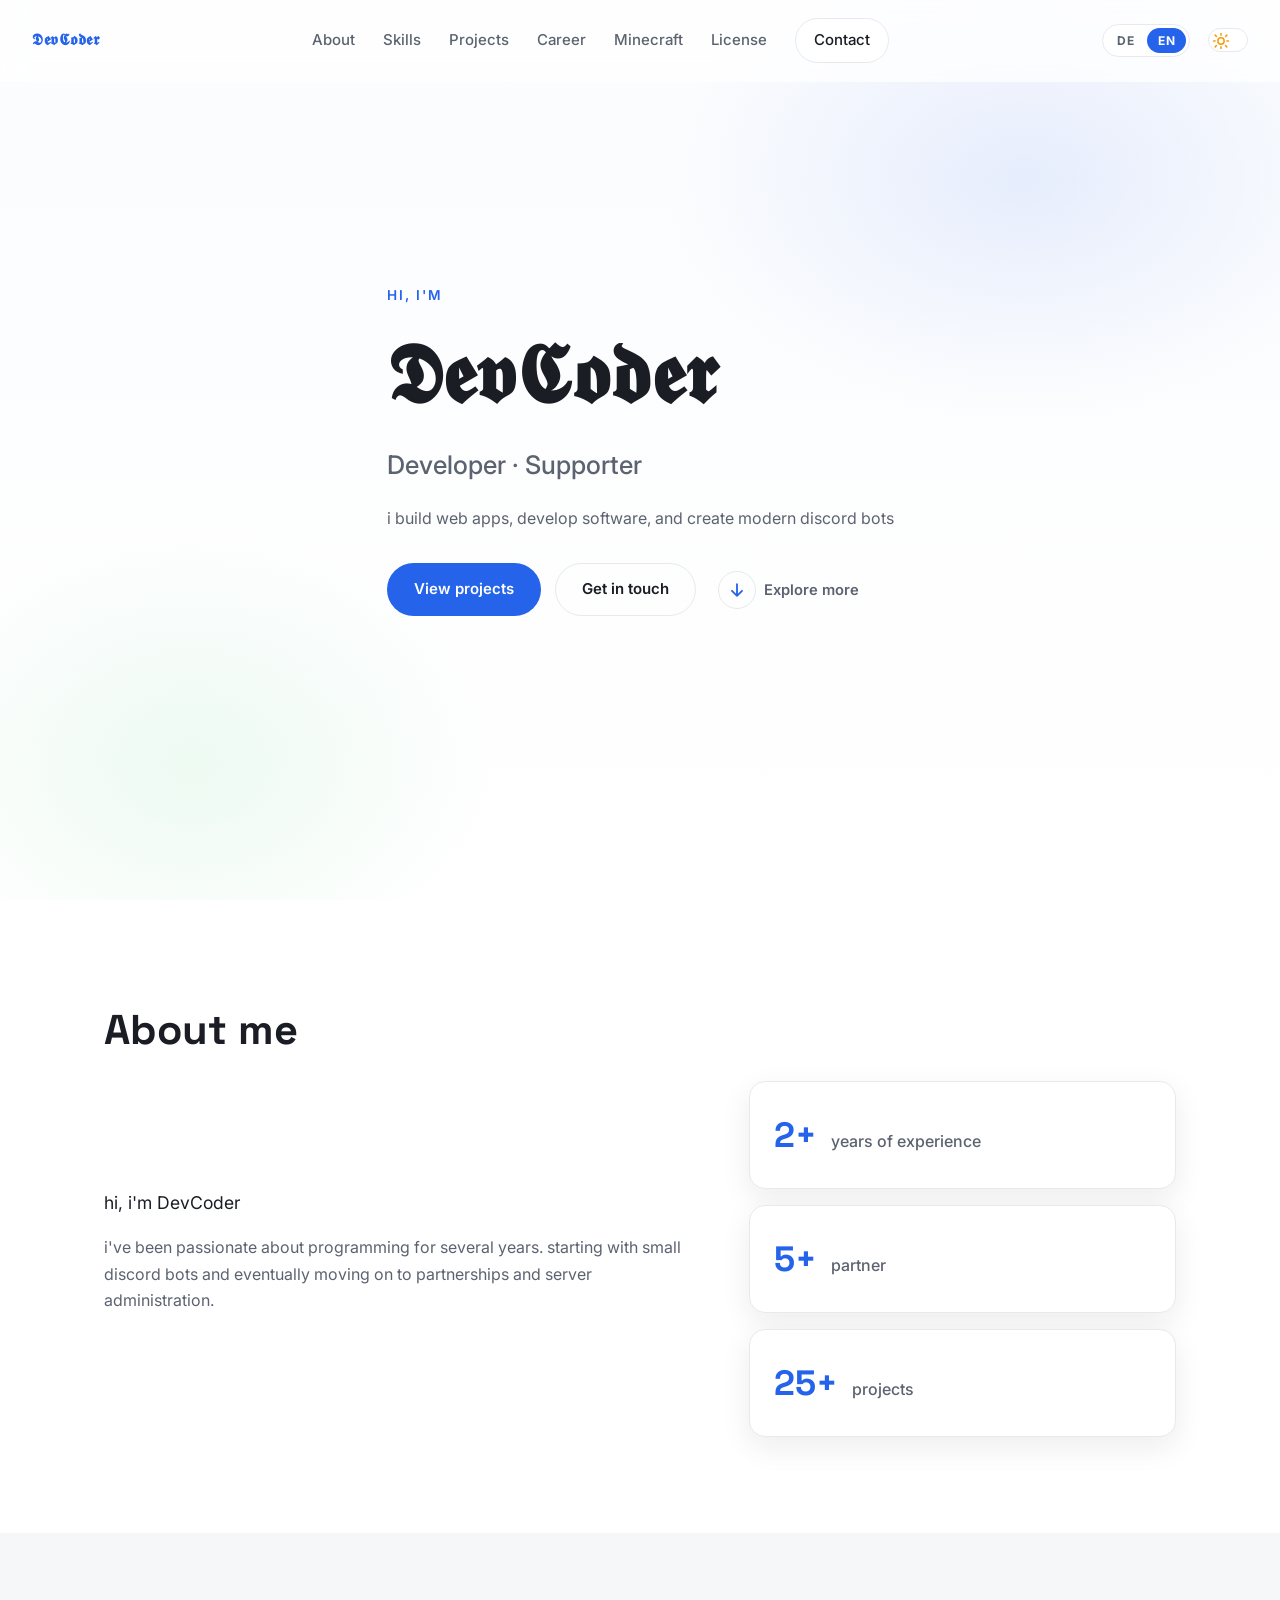
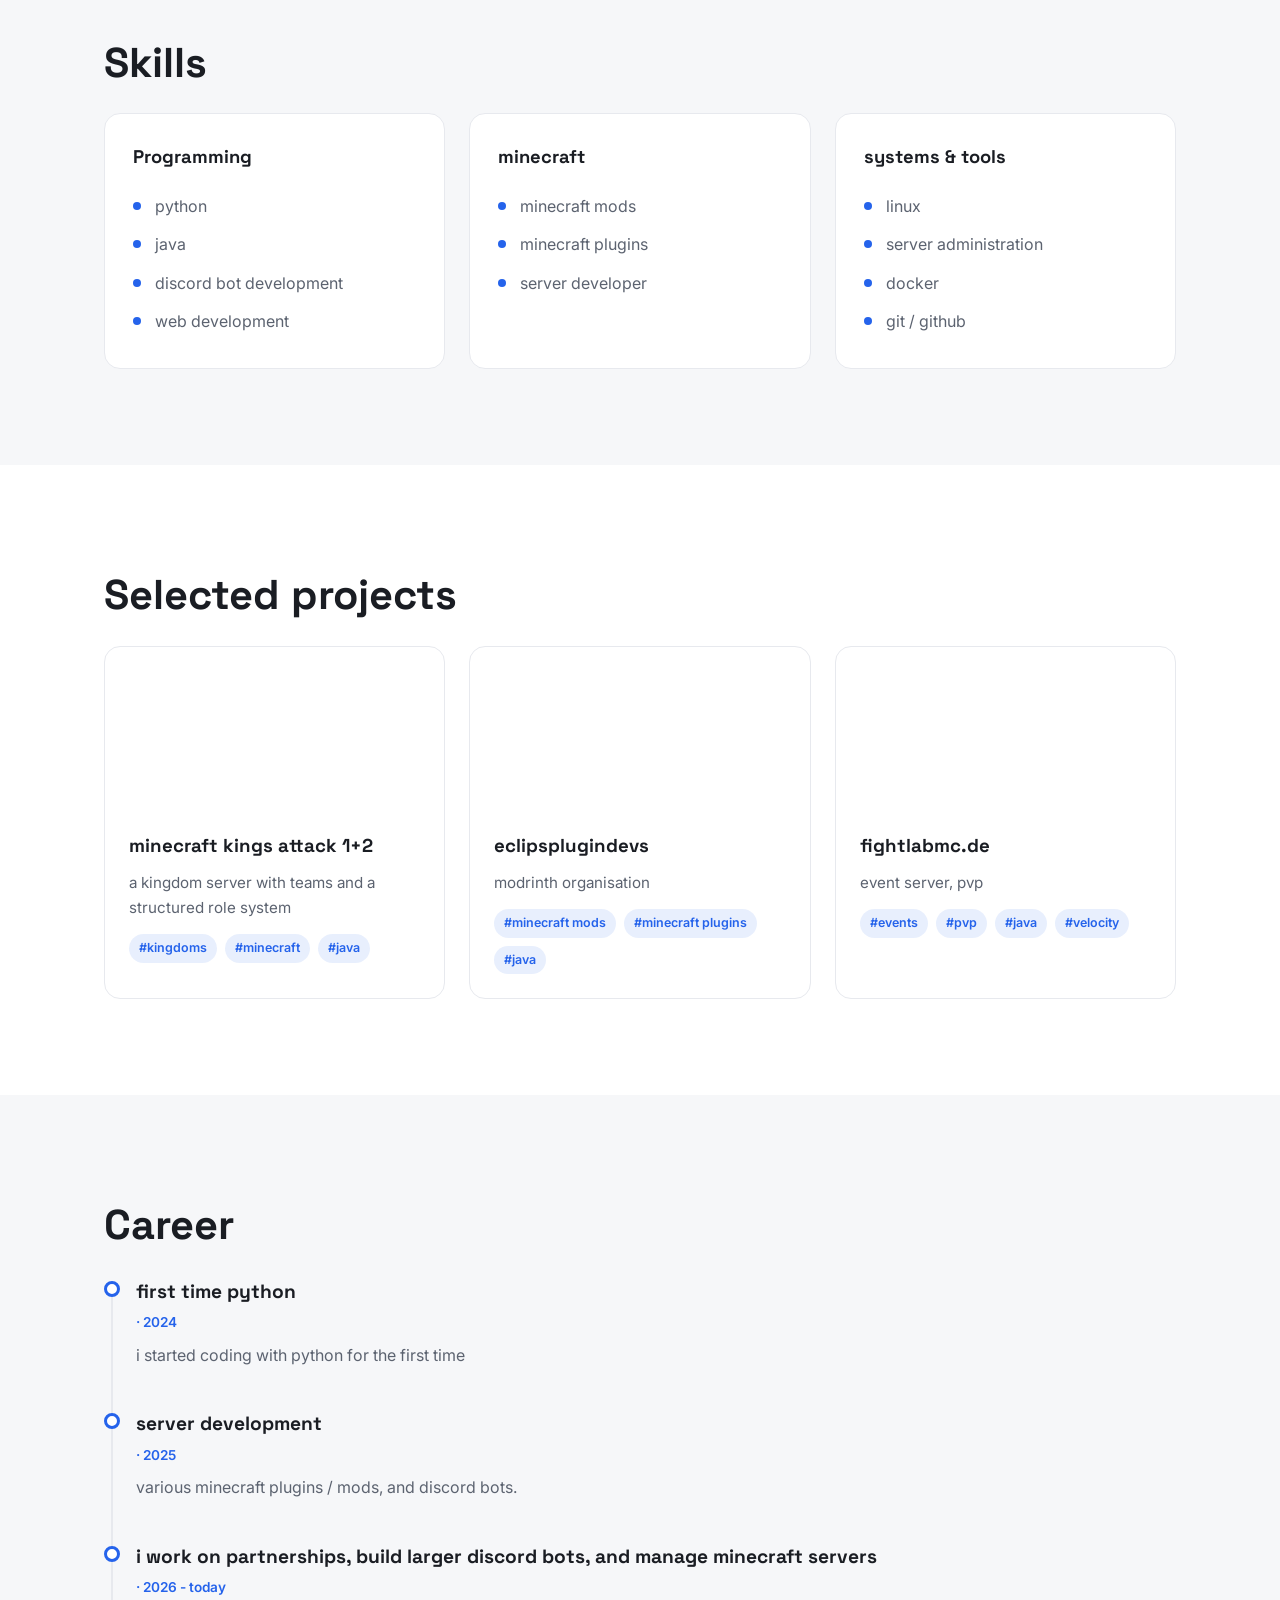
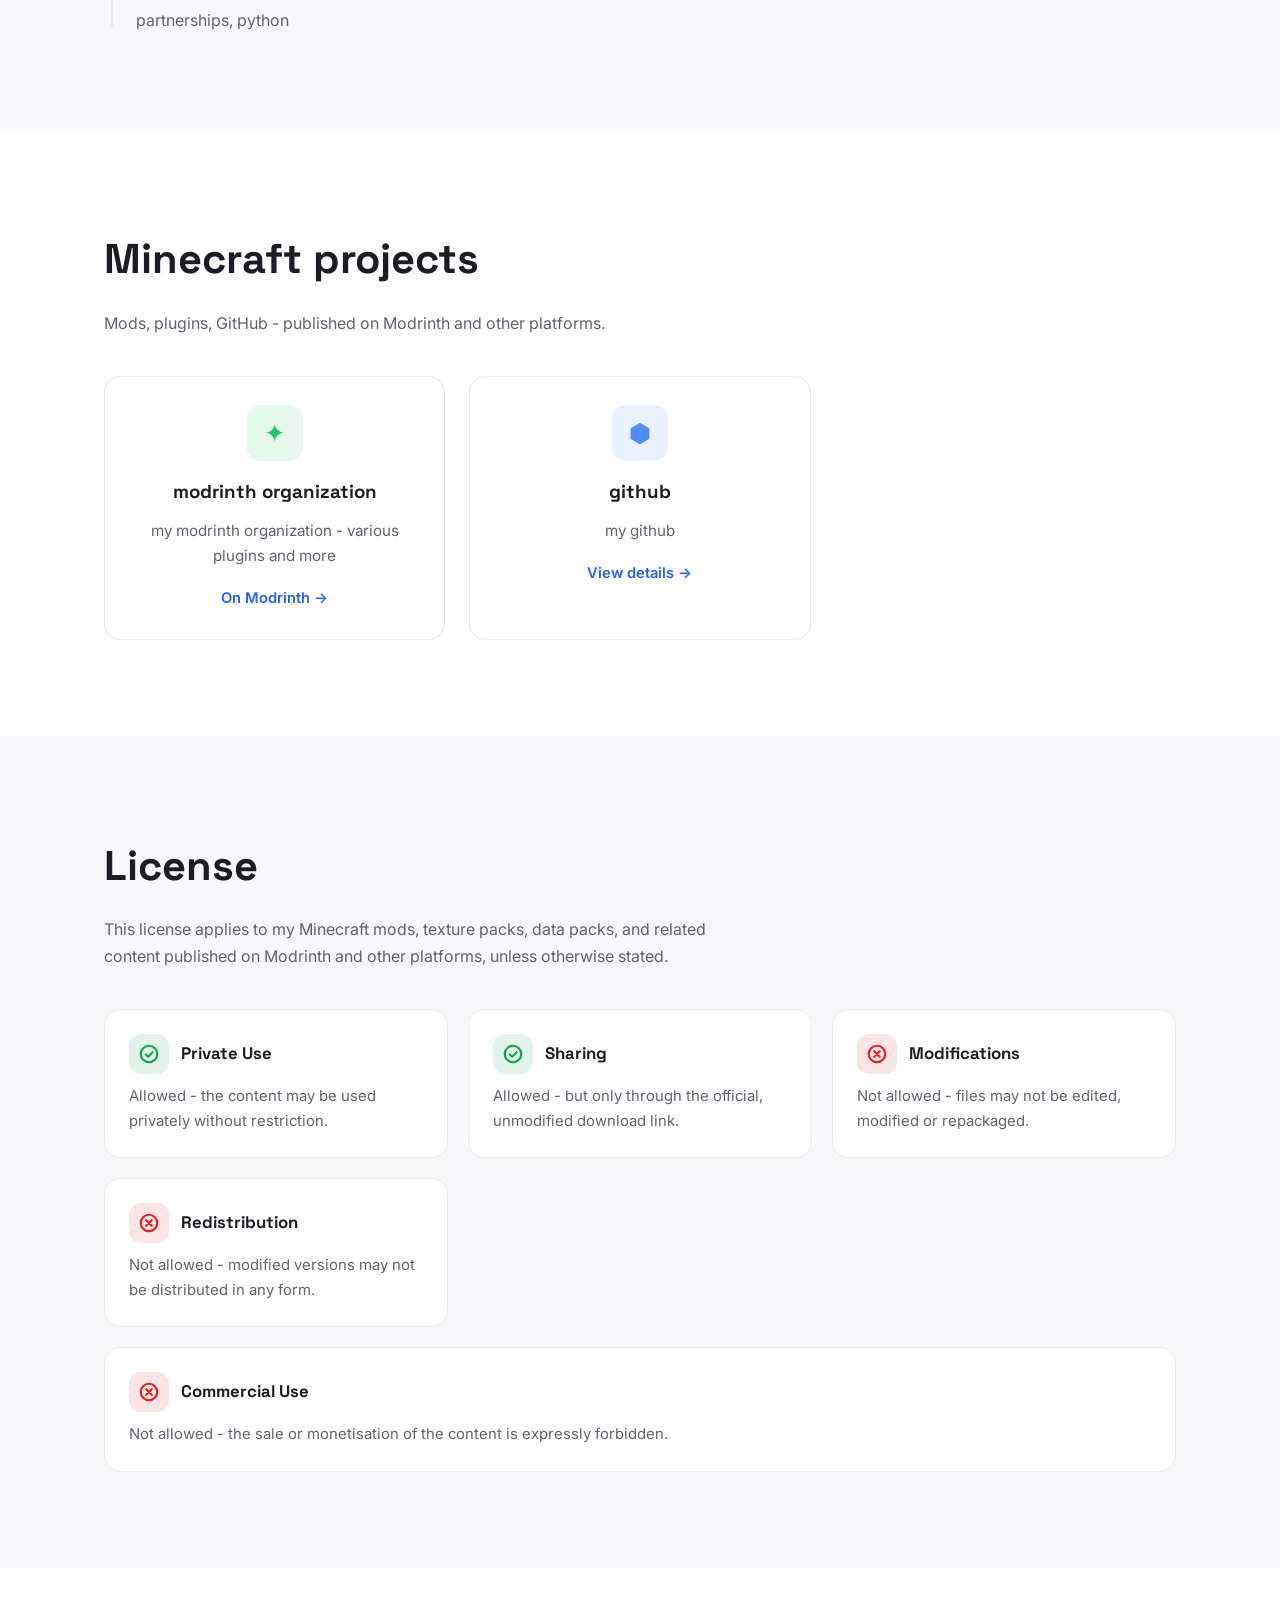
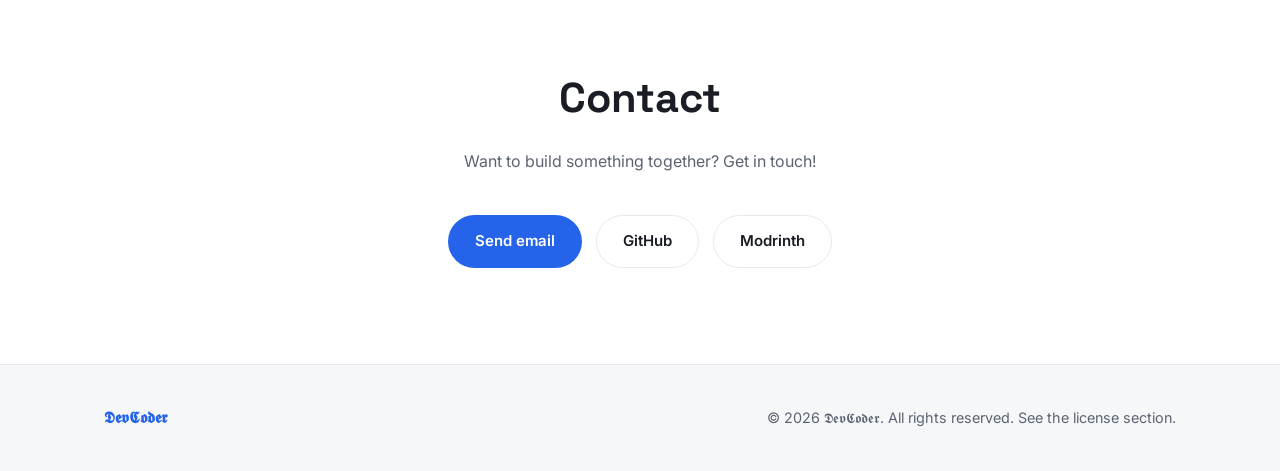
<file: index.html>
<!DOCTYPE html>
<html lang="de">
<head>
  <meta charset="UTF-8" />
  <meta name="viewport" content="width=device-width, initial-scale=1.0" />
  <meta name="description" content="DevCoder - Portfolio" />
  <meta name="theme-color" content="#2563eb" media="(prefers-color-scheme: light)" />
  <meta name="theme-color" content="#0b0e14" media="(prefers-color-scheme: dark)" />
  <title>DevCoder · Portfolio</title>
  <link rel="icon" type="image/svg+xml" href="favicon.svg" />
  <link rel="preconnect" href="https://fonts.googleapis.com" />
  <link rel="preconnect" href="https://fonts.gstatic.com" crossorigin />
  <link href="https://fonts.googleapis.com/css2?family=Inter:wght@400;500;600;700&family=Space+Grotesk:wght@500;700&display=swap" rel="stylesheet" />
  <link rel="stylesheet" href="styles.css" />
</head>
<body>

  <!-- ===== Navigationsleiste ===== -->
  <header class="nav" id="nav">
    <a href="#home" class="nav__logo" id="logo"></a>

    <nav class="nav__links" id="navLinks" aria-label="Hauptnavigation">
      <!-- Links werden von app.js generiert -->
    </nav>

    <div class="nav__right">
      <!-- Sprachumschalter (Optionen aus data.js) -->
      <div class="lang" id="langSwitch" role="group" aria-label="Sprache wählen"></div>
      <!-- Dark-Mode-Schalter -->
      <button class="theme" id="themeToggle" aria-label="Dark Mode umschalten" aria-pressed="false">
        <span class="theme__icon theme__icon--sun">
          <svg viewBox="0 0 24 24" width="18" height="18" fill="none" stroke="currentColor" stroke-width="2" stroke-linecap="round"><circle cx="12" cy="12" r="4.2"/><path d="M12 2v2.2M12 19.8V22M2 12h2.2M19.8 12H22M4.2 4.2l1.6 1.6M18.2 18.2l1.6 1.6M19.8 4.2l-1.6 1.6M5.8 18.2l-1.6 1.6"/></svg>
        </span>
        <span class="theme__icon theme__icon--moon">
          <svg viewBox="0 0 24 24" width="18" height="18" fill="none" stroke="currentColor" stroke-width="2" stroke-linecap="round" stroke-linejoin="round"><path d="M21 12.8A9 9 0 1 1 11.2 3a7 7 0 0 0 9.8 9.8z"/></svg>
        </span>
      </button>
      <!-- Mobile-Menü-Button -->
      <button class="nav__toggle" id="navToggle" aria-label="Menü öffnen">
        <span></span><span></span><span></span>
      </button>
    </div>
  </header>

  <!-- ===== Hero ===== -->
  <section class="hero" id="home">
    <div class="hero__mesh"></div>
    <div class="container hero__inner" id="hero"></div>
  </section>

  <!-- ===== Sektionen (Inhalte werden aus data.js gerendert) ===== -->
  <main>
    <section class="section" id="about" data-hidden></section>
    <section class="section section--alt" id="skills" data-hidden></section>
    <section class="section" id="work" data-hidden></section>
    <section class="section section--alt" id="career" data-hidden></section>
    <section class="section" id="minecraft" data-hidden></section>
    <section class="section section--alt" id="license" data-hidden></section>
    <section class="section" id="contact" data-hidden></section>
  </main>

  <!-- ===== Footer ===== -->
  <footer class="footer">
    <div class="container">
      <span class="footer__logo" id="footerLogo"></span>
      <p id="footerLine"></p>
    </div>
  </footer>

  <!-- Sozial/Utility -->
  <button class="to-top" id="toTop" aria-label="Zurück nach oben">
    <svg viewBox="0 0 24 24" width="20" height="20" fill="none" stroke="currentColor" stroke-width="2.2" stroke-linecap="round" stroke-linejoin="round"><path d="M12 19V5M6 11l6-6 6 6"/></svg>
  </button>

  <!-- Daten & Logik (Reihenfolge wichtig: erst data.js, dann app.js) -->
  <script src="data.js"></script>
  <script src="app.js"></script>
</body>
</html>
</file>
<file: styles.css>
/* ============================================
   Portfolio – Clean & Minimal
   ============================================ */
:root {
  --bg: #ffffff;
  --bg-alt: #f6f7f9;
  --surface: #ffffff;
  --surface-2: #ffffff;
  --text: #1a1d23;
  --text-muted: #5c6370;
  --border: #e7e9ee;
  --accent: #2563eb;
  --accent-2: #1d4ed8;
  --accent-soft: rgba(37, 99, 235, 0.10);
  --green: #16a34a;
  --red: #dc2626;
  --radius: 16px;
  --shadow: 0 10px 30px rgba(20, 24, 38, 0.08);
  --hero-from: #fbfcfe;
  --hero-to: #ffffff;
  --nav-bg: rgba(255, 255, 255, 0.75);
  --mesh-1: rgba(37, 99, 235, 0.10);
  --mesh-2: rgba(34, 197, 94, 0.08);
  --max: 1120px;
  --font: 'Inter', system-ui, -apple-system, sans-serif;
  --font-display: 'Space Grotesk', var(--font);
}

/* ---------- Dark Mode ---------- */
[data-theme="dark"] {
  --bg: #0b0e14;
  --bg-alt: #11151f;
  --surface: #151b27;
  --surface-2: #1b2231;
  --text: #e8ecf3;
  --text-muted: #9aa6b8;
  --border: #262e3d;
  --accent: #6ea8ff;
  --accent-2: #4f8cff;
  --accent-soft: rgba(110, 168, 255, 0.14);
  --green: #34d399;
  --red: #f87171;
  --shadow: 0 14px 40px rgba(0, 0, 0, 0.5);
  --hero-from: #0b0e14;
  --hero-to: #0e121b;
  --nav-bg: rgba(11, 14, 20, 0.78);
  --mesh-1: rgba(110, 168, 255, 0.12);
  --mesh-2: rgba(52, 211, 153, 0.08);
}

* { margin: 0; padding: 0; box-sizing: border-box; }

html { scroll-behavior: smooth; }

body {
  font-family: var(--font);
  color: var(--text);
  background: var(--bg);
  line-height: 1.65;
  -webkit-font-smoothing: antialiased;
  transition: background-color .35s ease, color .35s ease;
}

.container { max-width: var(--max); margin: 0 auto; padding: 0 24px; }

a { color: inherit; text-decoration: none; }

img { max-width: 100%; display: block; }

/* ---------- Nav ---------- */
.nav {
  position: fixed;
  inset: 0 0 auto 0;
  z-index: 100;
  display: flex;
  align-items: center;
  justify-content: space-between;
  padding: 18px 32px;
  background: var(--nav-bg);
  backdrop-filter: blur(12px);
  border-bottom: 1px solid transparent;
  transition: border-color .3s, box-shadow .3s;
}
.nav.scrolled {
  border-bottom: 1px solid var(--border);
  box-shadow: 0 4px 20px rgba(20, 24, 38, 0.06);
}
.nav__logo {
  font-family: var(--font-display);
  font-weight: 700;
  letter-spacing: .5px;
  color: var(--accent);
}
.nav__links { display: flex; gap: 28px; align-items: center; }
.nav__links a { font-size: 15px; font-weight: 500; color: var(--text-muted); transition: color .2s; }
.nav__links a:hover { color: var(--text); }
.nav__cta {
  padding: 9px 18px;
  border: 1px solid var(--border);
  border-radius: 999px;
  color: var(--text) !important;
  background: var(--surface);
}
.nav__cta:hover { border-color: var(--accent); color: var(--accent) !important; }

.nav__right { display: flex; align-items: center; gap: 18px; }

.lang { display: flex; gap: 2px; padding: 3px; border: 1px solid var(--border); border-radius: 999px; background: var(--surface); }
.lang__btn {
  border: 0;
  background: transparent;
  color: var(--text-muted);
  font-size: .75rem;
  font-weight: 700;
  letter-spacing: .5px;
  padding: 5px 11px;
  border-radius: 999px;
  cursor: pointer;
  font-family: var(--font);
  transition: background .2s, color .2s;
}
.lang__btn:hover { color: var(--text); }
.lang__btn.is-active { background: var(--accent); color: #fff; }
[data-theme="dark"] .lang__btn.is-active { color: #0b0e14; }

.nav__toggle { display: none; flex-direction: column; gap: 5px; background: none; border: 0; cursor: pointer; }

/* Dark-Mode-Schalter */
.theme {
  position: relative;
  width: 40px; height: 24px;
  border: 1px solid var(--border);
  border-radius: 999px;
  background: var(--surface);
  cursor: pointer;
  padding: 0;
  transition: border-color .2s, background .3s;
  overflow: hidden;
}
.theme:hover { border-color: var(--accent); }
.theme__icon {
  position: absolute;
  top: 3px;
  display: grid;
  place-items: center;
  width: 16px; height: 16px;
  color: var(--text-muted);
  transition: transform .35s cubic-bezier(.4,0,.2,1), opacity .3s, color .2s;
}
.theme__icon--sun { left: 3px; }
.theme__icon--moon { right: 3px; }
/* Helles Theme: aktiv ist Sonne */
.theme .theme__icon--moon { transform: translateY(24px); opacity: 0; }
.theme .theme__icon--sun { transform: translateY(0); opacity: 1; color: #f59e0b; }
/* Dunkles Theme: aktiv ist Mond */
[data-theme="dark"] .theme .theme__icon--moon { transform: translateY(0); opacity: 1; color: #a78bfa; }
[data-theme="dark"] .theme .theme__icon--sun { transform: translateY(-24px); opacity: 0; }
.nav__toggle span { width: 24px; height: 2px; background: var(--text); border-radius: 2px; transition: .3s; }
.nav__toggle.open span:nth-child(1) { transform: translateY(7px) rotate(45deg); }
.nav__toggle.open span:nth-child(2) { opacity: 0; }
.nav__toggle.open span:nth-child(3) { transform: translateY(-7px) rotate(-45deg); }

/* ---------- Hero ---------- */
.hero {
  position: relative;
  min-height: 100vh;
  display: flex;
  align-items: center;
  overflow: hidden;
  background: linear-gradient(180deg, var(--hero-from), var(--hero-to));
}
.hero__mesh {
  position: absolute;
  inset: 0;
  background:
    radial-gradient(600px 400px at 80% 20%, var(--mesh-1), transparent 60%),
    radial-gradient(500px 380px at 15% 85%, var(--mesh-2), transparent 60%);
  pointer-events: none;
}
.hero__inner { position: relative; z-index: 1; }
.hero__hello { color: var(--accent); font-weight: 600; letter-spacing: 2px; text-transform: uppercase; font-size: .85rem; }
.hero__name {
  font-family: var(--font-display);
  font-size: clamp(2.8rem, 8vw, 5.2rem);
  font-weight: 700;
  line-height: 1.05;
  margin: .3em 0;
}
.hero__role { font-size: clamp(1.1rem, 3vw, 1.6rem); color: var(--text-muted); font-weight: 500; }
.hero__tagline { max-width: 560px; margin: 1.2em 0 2em; color: var(--text-muted); }
.hero__actions { display: flex; gap: 14px; flex-wrap: wrap; align-items: center; }

.hero__down {
  display: inline-flex;
  align-items: center;
  gap: 8px;
  margin-left: 8px;
  color: var(--text-muted);
  font-weight: 600;
  font-size: .92rem;
}
.hero__down:hover { color: var(--accent); }
.hero__down-arrow {
  display: grid;
  place-items: center;
  width: 38px; height: 38px;
  border: 1px solid var(--border);
  border-radius: 50%;
  color: var(--accent);
  animation: down-bounce 1.8s ease-in-out infinite;
  transition: border-color .2s, background .2s;
}
.hero__down:hover .hero__down-arrow { border-color: var(--accent); background: var(--accent-soft); }
@keyframes down-bounce {
  0%, 100% { transform: translateY(0); }
  50% { transform: translateY(5px); }
}

/* ---------- Buttons ---------- */
.btn {
  display: inline-block;
  padding: 13px 26px;
  border-radius: 999px;
  font-weight: 600;
  font-size: 15px;
  border: 1px solid transparent;
  cursor: pointer;
  transition: transform .2s, box-shadow .2s, background .2s;
}
.btn--primary { background: var(--accent); color: #fff; }
[data-theme="dark"] .btn--primary { background: var(--accent); color: #0b0e14; }
.btn--primary:hover { box-shadow: 0 8px 24px rgba(37, 99, 235, 0.35); transform: translateY(-2px); }
.btn--ghost { border-color: var(--border); color: var(--text); }
.btn--ghost:hover { border-color: var(--accent); color: var(--accent); }

/* ---------- Sektionen ---------- */
.section { padding: 96px 0; }
.section--alt { background: var(--bg-alt); }
.section__title {
  font-family: var(--font-display);
  font-size: clamp(1.8rem, 4vw, 2.6rem);
  font-weight: 700;
  margin-bottom: 16px;
}
.section__lead { max-width: 640px; color: var(--text-muted); margin-bottom: 40px; }

/* ---------- Über ---------- */
.about__grid { display: grid; grid-template-columns: 1.4fr 1fr; gap: 48px; align-items: center; }
.about__text p { color: var(--text-muted); margin-bottom: 1em; }
.about__text p:first-child { color: var(--text); font-size: 1.1rem; }
.about__stats { display: flex; flex-direction: column; gap: 16px; }
.stat {
  background: var(--surface);
  border: 1px solid var(--border);
  border-radius: var(--radius);
  padding: 24px;
  display: flex;
  align-items: baseline;
  gap: 14px;
  box-shadow: var(--shadow);
}
.stat__num { font-family: var(--font-display); font-size: 2.2rem; font-weight: 700; color: var(--accent); }
.stat__label { color: var(--text-muted); font-weight: 500; }

/* ---------- Skills ---------- */
.skills__grid { display: grid; grid-template-columns: repeat(3, 1fr); gap: 24px; }
.skill-card {
  background: var(--surface);
  border: 1px solid var(--border);
  border-radius: var(--radius);
  padding: 28px;
  transition: transform .25s, box-shadow .25s;
}
.skill-card:hover { transform: translateY(-4px); box-shadow: var(--shadow); }
.skill-card h3 { font-family: var(--font-display); margin-bottom: 14px; font-size: 1.15rem; }
.skill-card ul { list-style: none; }
.skill-card li { color: var(--text-muted); padding: 6px 0 6px 22px; position: relative; }
.skill-card li::before {
  content: '';
  position: absolute; left: 0; top: 50%;
  transform: translateY(-50%);
  width: 8px; height: 8px;
  border-radius: 50%;
  background: var(--accent);
}

/* ---------- Projekte ---------- */
.projects__grid { display: grid; grid-template-columns: repeat(3, 1fr); gap: 24px; }
.project-card {
  background: var(--surface);
  border: 1px solid var(--border);
  border-radius: var(--radius);
  overflow: hidden;
  transition: transform .25s, box-shadow .25s;
}
.project-card:hover { transform: translateY(-6px); box-shadow: var(--shadow); }
.project-card__thumb { height: 160px; }
.project-card__body { padding: 24px; }
.project-card__body h3 { font-family: var(--font-display); margin-bottom: 8px; }
.project-card__body p { color: var(--text-muted); font-size: .95rem; }
.project-card__tags { display: flex; gap: 8px; margin-top: 14px; flex-wrap: wrap; }
.project-card__tags span {
  background: var(--accent-soft);
  color: var(--accent);
  font-size: .78rem;
  font-weight: 600;
  padding: 4px 10px;
  border-radius: 999px;
}

/* ---------- Timeline ---------- */
.timeline { position: relative; padding-left: 32px; }
.timeline::before {
  content: '';
  position: absolute;
  left: 7px; top: 6px; bottom: 6px;
  width: 2px;
  background: var(--border);
}
.timeline__item { position: relative; margin-bottom: 40px; }
.timeline__item:last-child { margin-bottom: 0; }
.timeline__dot {
  position: absolute;
  left: -32px; top: 5px;
  width: 16px; height: 16px;
  border-radius: 50%;
  background: var(--surface);
  border: 3px solid var(--accent);
}
.timeline__content h3 { font-family: var(--font-display); font-size: 1.2rem; }
.timeline__meta { display: block; color: var(--accent); font-weight: 600; font-size: .85rem; margin: 4px 0 8px; }
.timeline__content p { color: var(--text-muted); }

/* ---------- Minecraft ---------- */
.mc__grid { display: grid; grid-template-columns: repeat(3, 1fr); gap: 24px; }
.mc-card {
  background: var(--surface);
  border: 1px solid var(--border);
  border-radius: var(--radius);
  padding: 28px;
  text-align: center;
  transition: transform .25s, box-shadow .25s;
}
.mc-card:hover { transform: translateY(-6px); box-shadow: var(--shadow); }
.mc-card__icon {
  width: 56px; height: 56px;
  margin: 0 auto 16px;
  display: grid;
  place-items: center;
  font-size: 1.6rem;
  border-radius: 14px;
  color: var(--c);
  background: color-mix(in srgb, var(--c) 12%, transparent);
}
.mc-card h3 { font-family: var(--font-display); margin-bottom: 10px; }
.mc-card p { color: var(--text-muted); font-size: .95rem; margin-bottom: 16px; }
.mc-card .link { color: var(--accent); font-weight: 600; font-size: .92rem; }
.mc-card .link:hover { text-decoration: underline; }

/* ---------- Lizenz ---------- */
.license__grid { display: grid; grid-template-columns: repeat(3, 1fr); gap: 20px; }
.license-card {
  background: var(--surface);
  border: 1px solid var(--border);
  border-radius: var(--radius);
  padding: 24px;
  transition: transform .25s, box-shadow .25s, border-color .25s;
}
.license-card:hover { transform: translateY(-4px); box-shadow: var(--shadow); }
.license-card--wide { grid-column: span 3; }

.license-card__head { display: flex; align-items: center; gap: 12px; margin-bottom: 10px; }
.license-card__head h3 { font-family: var(--font-display); font-size: 1.05rem; margin: 0; }

.license-card__icon {
  flex: none;
  width: 40px; height: 40px;
  display: grid;
  place-items: center;
  border-radius: 12px;
}
.license-card__icon--allowed { color: var(--green); background: color-mix(in srgb, var(--green) 12%, transparent); }
.license-card__icon--denied  { color: var(--red);   background: color-mix(in srgb, var(--red) 12%, transparent); }

.license-card p { color: var(--text-muted); font-size: .93rem; }

/* ---------- Kontakt ---------- */
.contact__inner { text-align: center; }
.contact__inner .section__title, .contact__inner .section__lead { margin-left: auto; margin-right: auto; }
.contact__row { display: flex; justify-content: center; gap: 14px; flex-wrap: wrap; margin-top: 8px; }

/* ---------- Footer ---------- */
.footer { border-top: 1px solid var(--border); padding: 40px 0; background: var(--bg-alt); }
.footer .container { display: flex; justify-content: space-between; align-items: center; gap: 16px; flex-wrap: wrap; }
.footer span { font-family: var(--font-display); font-weight: 700; color: var(--accent); }
.footer p { color: var(--text-muted); font-size: .9rem; }

/* ---------- Zurück nach oben ---------- */
.to-top {
  position: fixed;
  right: 24px;
  bottom: 24px;
  z-index: 90;
  width: 48px; height: 48px;
  border: 1px solid var(--border);
  border-radius: 50%;
  background: var(--surface);
  color: var(--text);
  cursor: pointer;
  display: grid;
  place-items: center;
  box-shadow: var(--shadow);
  opacity: 0;
  visibility: hidden;
  transform: translateY(16px);
  transition: opacity .3s, transform .3s, visibility .3s, border-color .2s, background .2s, color .2s;
}
.to-top.show { opacity: 1; visibility: visible; transform: translateY(0); }
.to-top:hover { border-color: var(--accent); color: var(--accent); }
.to-top:hover svg { animation: up-bounce 1s ease-in-out infinite; }
@keyframes up-bounce {
  0%, 100% { transform: translateY(0); }
  50% { transform: translateY(-3px); }
}

/* Sanfte Theme-Übergänge für Elemente */
.nav, .section, .section--alt, .stat, .skill-card, .project-card, .mc-card,
.license-card, .lang, .theme, .footer, .to-top {
  transition: background-color .35s ease, border-color .35s ease, box-shadow .35s ease,
              transform .25s, color .2s;
}

/* ---------- Responsive ---------- */
@media (max-width: 900px) {
  .skills__grid, .projects__grid, .mc__grid { grid-template-columns: 1fr 1fr; }
  .license__grid { grid-template-columns: 1fr 1fr; }
  .license-card--wide { grid-column: span 2; }
  .about__grid { grid-template-columns: 1fr; }
}

@media (max-width: 640px) {
  .section { padding: 64px 0; }
  .nav__links {
    position: fixed;
    top: 0; right: 0; bottom: 0;
    width: 260px;
    flex-direction: column;
    justify-content: center;
    background: var(--surface);
    border-left: 1px solid var(--border);
    transform: translateX(100%);
    transition: transform .35s cubic-bezier(.4,0,.2,1);
    gap: 24px;
  }
  .nav__links.open { transform: translateX(0); }
  .nav__toggle { display: flex; }
  .nav__right { gap: 0; }
  .nav__toggle { z-index: 110; position: relative; }
  .skills__grid, .projects__grid, .mc__grid, .license__grid { grid-template-columns: 1fr; }
  .license-card--wide { grid-column: span 1; }
  .contact__row { flex-direction: column; align-items: center; }
}
</file>
